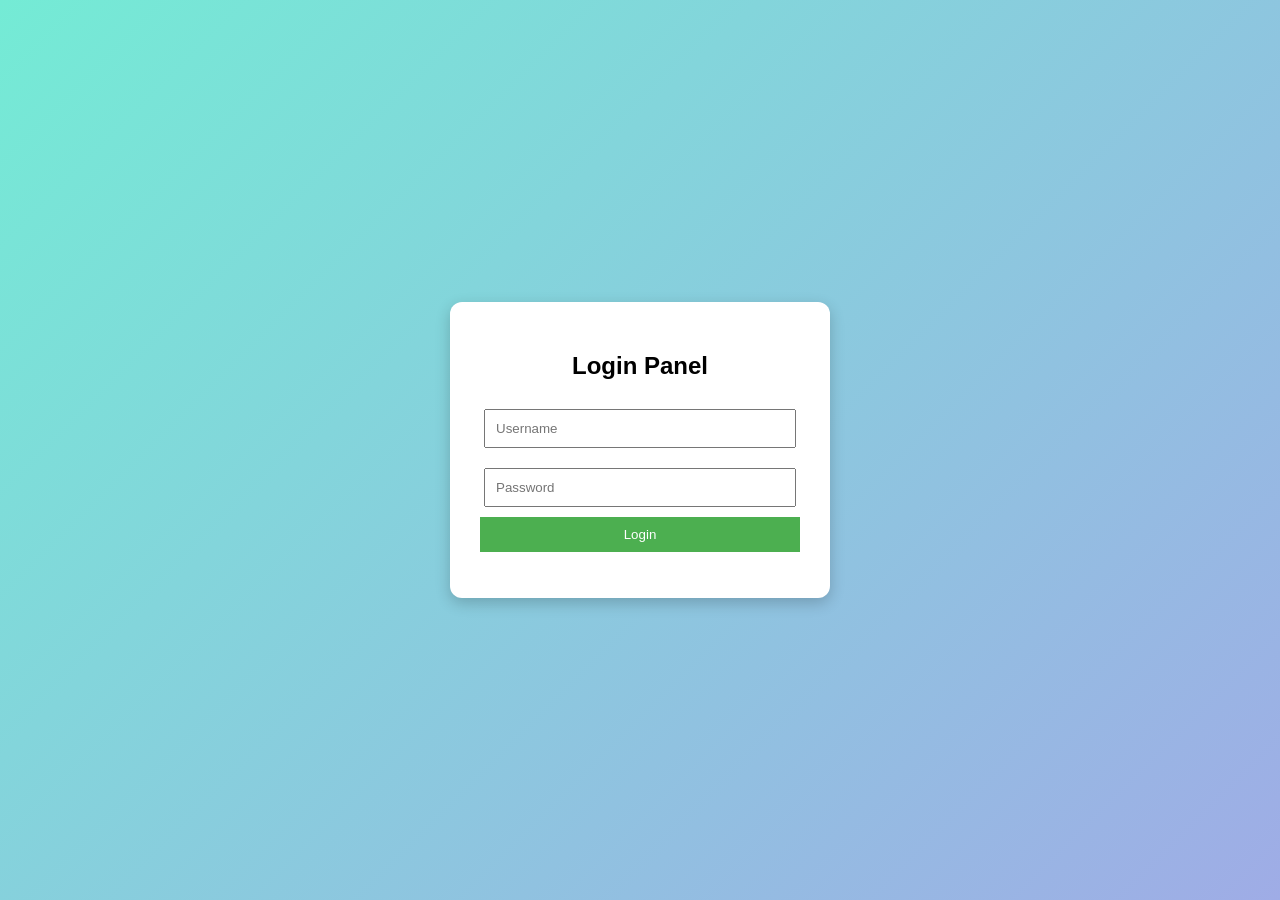
<file: index.html>
<!DOCTYPE html>
<html lang="en">
<head>
<title>Login Page</title>
<a href="my web.html"></a>

<style>
body{
    margin:0;
    font-family:Arial,sans-serif;
    background:linear-gradient(135deg,#74ebd5,#9face6);
    display:flex;
    justify-content:center;
    align-items:center;
    height:100vh;
}

.container{
    background:white;
    padding:30px;
    border-radius:12px;
    box-shadow:0 5px 15px rgba(0,0,0,0.2);
    width:320px;
    text-align:center;
}

input{
    width:90%;
    padding:10px;
    margin:10px 0;
}

button{
    width:100%;
    padding:10px;
    background:#4CAF50;
    color:white;
    border:none;
    cursor:pointer;
}

.error{
    color:red;
}
</style>
</head>
<body>

<div class="container">
    <h2>Login Panel</h2>
    <input type="text" id="username" placeholder="Username">
    <input type="password" id="password" placeholder="Password">
    <button onclick="login()">Login</button>
    <p class="error" id="errorMsg"></p>
</div>

<script>
function login(){
    let username = document.getElementById("username").value;
    let password = document.getElementById("password").value;

    if(username==="piyush" && password==="123"){
        window.location.href="home.html";
    } else {
        document.getElementById("errorMsg").innerText="Wrong details";
    }
}
</script>

</body>
</html>
</file>
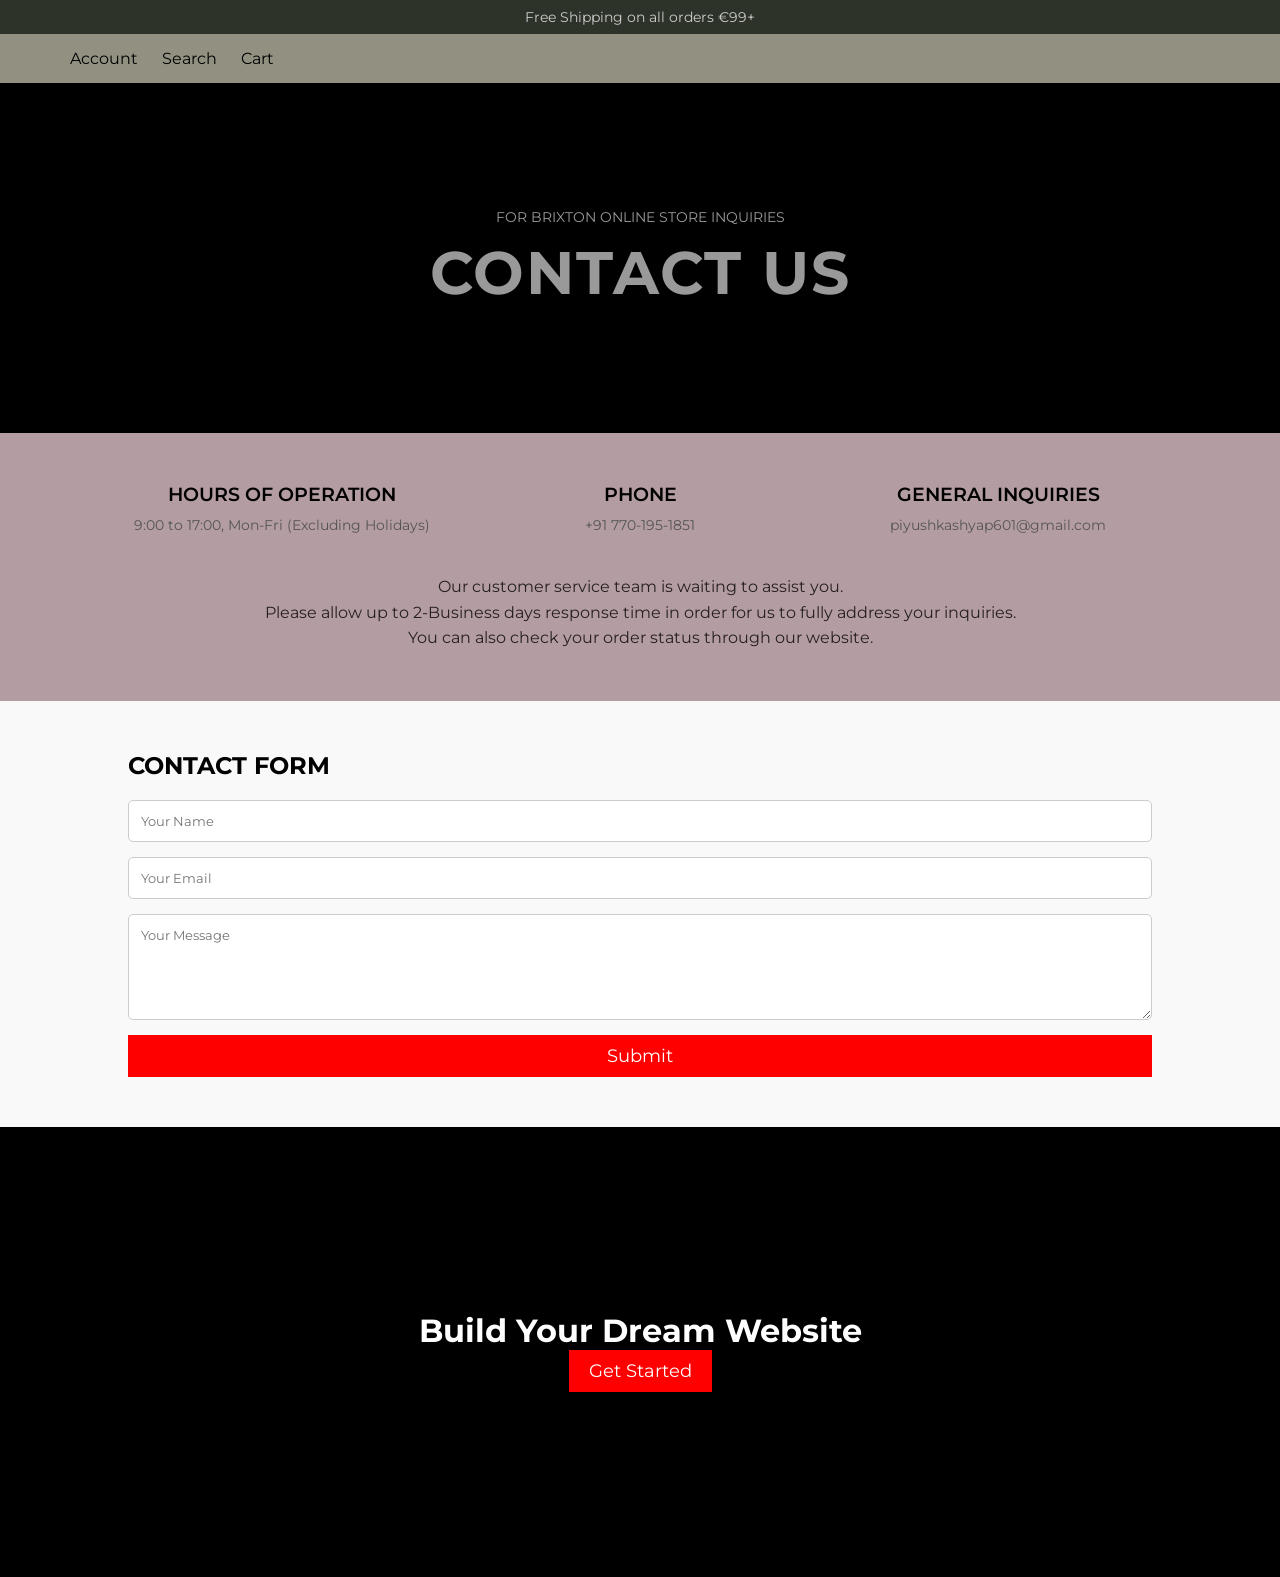
<file: Contact.html>
<!DOCTYPE html>
<html lang="en">
<head>
<meta charset="UTF-8">
<meta name="viewport" content="width=device-width, initial-scale=1.0">
<title>Contact Us</title>

<link href="https://fonts.googleapis.com/css2?family=Montserrat:wght@300;400;600;700&display=swap" rel="stylesheet">

<style>
*{
    margin:0;
    padding:0;
    box-sizing:border-box;
    font-family: 'Montserrat', sans-serif;
}

body{
    background-color: black;
}

.top-bar{
    background:#2d3329;
    color: #ccc;
    text-align:center;
    padding:8px;
    font-size:14px;
}


.navbar{
    display:flex;
    justify-content:space-between;
    align-items:center;
    padding:15px 50px;
    background-color: rgb(146, 144, 128);
    box-shadow:0 2px 5px rgba(0,0,0,0.05);
}

.nav-links a{
    margin:0 15px;
    text-decoration:none;
    color:#333;
    font-weight:500;
}

.nav-icons span{
    margin-left:20px;
    cursor:pointer;
}


.hero{
    height:350px;
    background:url('C:\Users\hp\Downloads\contact us bannerFashion Email Header.jpg') center/cover no-repeat;
    display:flex;
    align-items:center;
    justify-content:center;
    position:relative;
    color:white;
}

.hero::after{
    content:"";
    position:absolute;
    width:100%;
    height:100%;
    background:rgba(0,0,0,0.4);
    top:0;
    left:0;
}

.hero-content{
    position:relative;
    text-align:center;
}

.hero-content h1{
    font-size:60px;
    letter-spacing:2px;
}

.hero-content p{
    font-size:14px;
    margin-bottom:10px;
}


.info-section{
    background:rgb(179, 156, 162);
    padding:50px 10%;
    text-align:center;
}

.info-box{
    display:flex;
    justify-content:space-between;
    margin-bottom:40px;
}

.info-item{
    width:30%;
}

.info-item h3{
    margin-bottom:10px;
    font-weight:600;
}

.info-item p{
    font-size:14px;
    color:#555;
}

.description{
    max-width:800px;
    margin:auto;
    color:#262020;
    line-height:1.6;
}


.contact-form{
    background:#f9f9f9;
    padding:50px 10%;
}

.contact-form h2{
    margin-bottom:20px;
}

form{
    display:flex;
    flex-direction:column;
}

input, textarea{
    padding:12px;
    margin-bottom:15px;
    border:1px solid #ccc;
    border-radius:5px;
}

button{
    padding:12px;
    background:#5f6264;
    color:rgb(196, 186, 186);
    border:none;
    cursor:pointer;
    transition:0.3s;
}

button:hover{
    background:#505b5e;
}


@media(max-width:768px){
    .info-box{
        flex-direction:column;
    }
    .info-item{
        width:100%;
        margin-bottom:20px;
    }
    .hero-content h1{
        font-size:40px;
    }
}
</style>
</head>

<body>

<div class="top-bar">
    Free Shipping on all orders €99+
</div>

<div class="navbar">
    
    <div class="nav-icons">
        <span>Account</span>
        <span>Search</span>
        <span>Cart</span>
    </div>
</div>

<section class="hero">
    <div class="hero-content">
        <p>FOR BRIXTON ONLINE STORE INQUIRIES</p>
        <h1>CONTACT US</h1>
    </div>
</section>

<section class="info-section">
    <div class="info-box">
        <div class="info-item">
            <h3>HOURS OF OPERATION</h3>
            <p>9:00 to 17:00, Mon-Fri (Excluding Holidays)</p>
        </div>

        <div class="info-item">
            <h3>PHONE</h3>
            <p>+91 770-195-1851</p>
        </div>

        <div class="info-item">
            <h3>GENERAL INQUIRIES</h3>
            <p>piyushkashyap601@gmail.com</p>
        </div>
    </div>

    <div class="description">
        <p>Our customer service team is waiting to assist you.</p>
        <p>Please allow up to 2-Business days response time in order for us to fully address your inquiries.</p>
        <p>You can also check your order status through our website.</p>
    </div>
</section>

<section class="contact-form">
    <h2>CONTACT FORM</h2>
    <form>
        <input type="text" placeholder="Your Name" required>
        <input type="email" placeholder="Your Email" required>
        <textarea rows="5" placeholder="Your Message" required></textarea>
        <button type="submit">Submit</button>
    </form>
</section>

</body>
</html>



<style>
.banner{
    background-image: url('C:\Users\hp\Downloads\strip.jpg');
    height: 450px;
    background-size: cover;
    background-position: center;
    position: relative;
    display:flex;
    justify-content:center;
    align-items:center;
    color:white;
    text-align:center;
}

.banner::before{
    content:"";
    position:absolute;
    top:0;
    left:0;
    width:100%;
    height:100%;
    background:rgba(0,0,0,0.5);
}

.content{
    position:relative;
    z-index:1;
}







.banner{
    background-image: url('C:\Users\hp\Downloads\strip.jpg');
    height: 450px;
    background-size: cover;
    background-position: center;
    position: relative;
    display:flex;
    justify-content:center;
    align-items:center;
    color:white;
    text-align:center;
}

.banner::before{
    content:"";
    position:absolute;
    top:0;
    left:0;
    width:100%;
    height:100%;
    background:rgba(0,0,0,0.5);
}

.content{
    position:relative;
    z-index:1;
}

button{
    padding:10px 20px;
    border:none;
    background:red;
    color:white;
    font-size:18px;
    cursor:pointer;
}
</style>
</head>
<body>

<div class="banner">
    <div class="content">
        <h1>Build Your Dream Website</h1>
        <button>Get Started</button>
    </div>
</div>

</body>
</html>

</body>
</html>
</file>
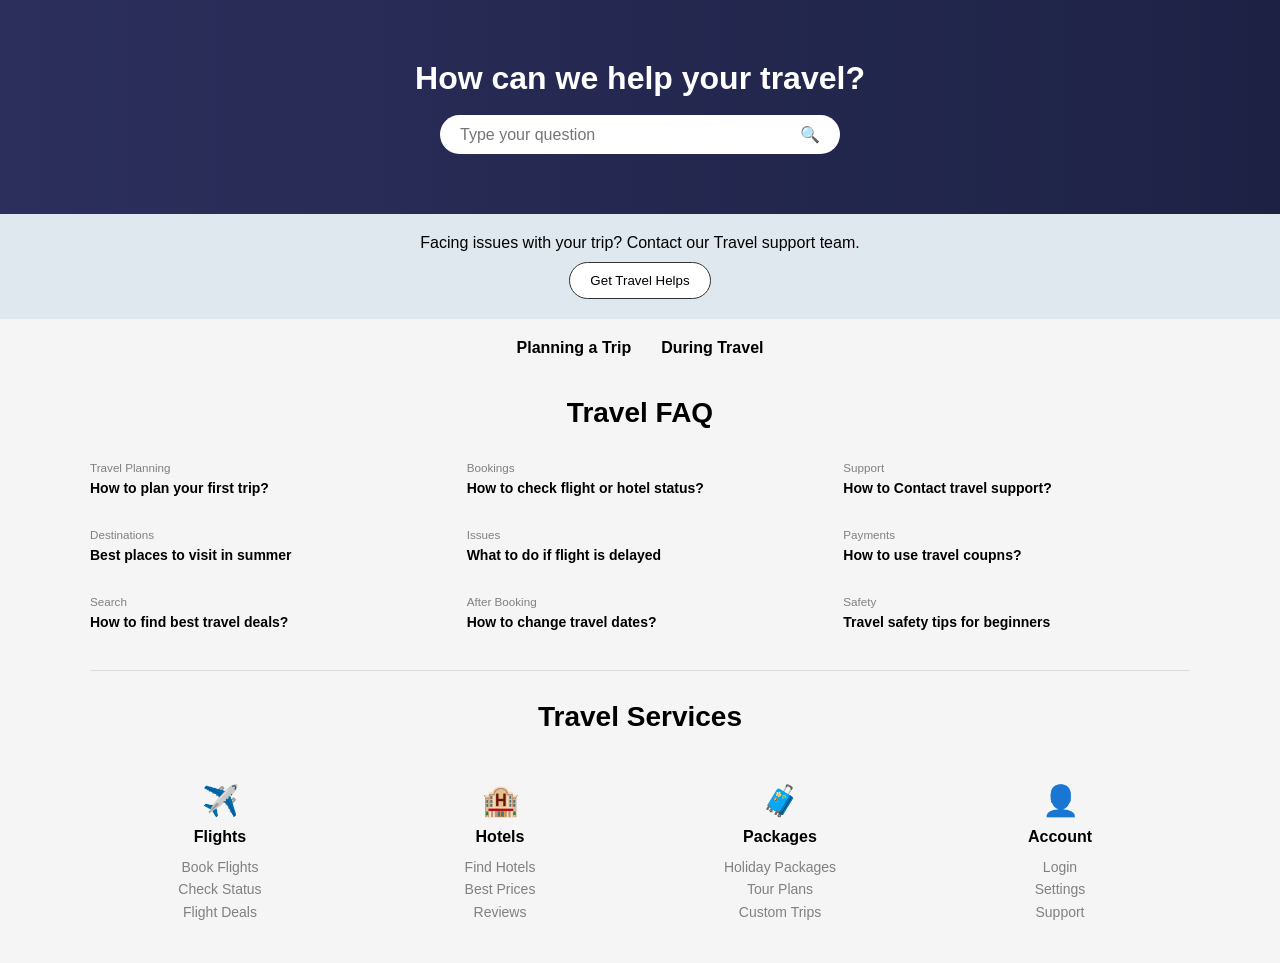
<file: Faq.html>
<!DOCTYPE html>
<html lang="en">
<head>
  <meta charset="UTF-8">
  <title>Help Center</title>
  </head>
  <body>
  <div class="rahul">
    <h1>How can we help your travel?</h1><br>
    <div class="search-box">
      <input type="text" placeholder="Type your question">
      🔍
    </div>
  </div>


  <div class="help-bar">
    <p>Facing issues with your trip? Contact our Travel support team.</p>
    <button>Get Travel Helps</button>
  </div>

  <!-- TABS -->
  <div class="tabs">
    <div>Planning a Trip</div>
    <div>During Travel</div>
  </div>

  <!-- FEATURED ARTICLES -->
  <div class="section">
    <h2>Travel FAQ</h2>

    <div class="articles">

      <div class="article">
        <small>Travel Planning</small>
        <h4>How to plan your first trip?</h4>
      </div>

      <div class="article">
        <small>Bookings</small>
        <h4>How to check flight or hotel status?</h4>
      </div>

      <div class="article">
        <small>Support</small>
        <h4>How to Contact travel support?</h4>
      </div>

      <div class="article">
        <small>Destinations</small>
        <h4>Best places to visit in summer</h4>
      </div>

      <div class="article">
        <small>Issues</small>
        <h4>What to do if flight is delayed</h4>
      </div>

      <div class="article">
        <small>Payments</small>
        <h4>How to use travel coupns?</h4>
      </div>

      <div class="article">
        <small>Search</small>
        <h4>How to find best travel deals?</h4>
      </div>

      <div class="article">
        <small>After Booking</small>
        <h4>How to change travel dates?</h4>
      </div>

      <div class="article">
        <small>Safety</small>
        <h4>Travel safety tips for beginners</h4>
      </div>

    </div>

    <div class="shop">
      <h2>Travel Services</h2>

      <div class="shop-grid">

        <div class="shop-item">
          <div class="icon">✈️</div>
          <h4>Flights</h4>
          <p>Book Flights <br>Check Status<br>Flight Deals</p>
        </div>

        <div class="shop-item">
          <div class="icon">🏨</div>
          <h4>Hotels</h4>
          <p>Find Hotels<br>Best Prices<br>Reviews</p>
        </div>

        <div class="shop-item">
          <div class="icon">🧳</div>
          <h4>Packages</h4>
          <p>Holiday Packages<br>Tour Plans<br>Custom Trips</p>
        </div>

        <div class="shop-item">
          <div class="icon">👤</div>
          <h4>Account</h4>
          <p>Login<br>Settings<br>Support</p>
        </div>

      </div>
    </div>

  </div>

</body>
</html>
  <style>
    * {
      margin: 0;
      padding: 0;
      box-sizing: border-box;
      font-family: Arial, sans-serif;
    }

    body {
      background: #f5f5f5;
    }

    .rahul {
      position: absolute;
      background: linear-gradient(to right, #2c2f5c, #1d2245);
      color: white;
      text-align: center;
      padding: 60px 20px;
      position: relative;
    }

    .search-box {
      background: white;
      border-radius: 30px;
      padding: 10px 20px;
      width: 400px;
      max-width: 90%;
      margin: auto;
      display: flex;
      align-items: center;
      justify-content: space-between;
    }

    .search-box input {
      border: none;
      outline: none;
      width: 100%;
      font-size: 16px;
    }

    .help-bar {
      background: #dfe7ef;
      text-align: center;
      padding: 20px;
    }

    .help-bar button {
      margin-top: 10px;
      padding: 10px 20px;
      border-radius: 20px;
      border: 1px solid #333;
      background: white;
      cursor: pointer;
    }

    /* TABS */
    .tabs {
      display: flex;
      justify-content: center;
      gap: 30px;
      margin: 20px 0;
      font-weight: bold;
    }

    /* FEATURED ARTICLES */
    .section {
      width: 90%;
      max-width: 1100px;
      margin: auto;
      padding: 20px 0;
    }

    .section h2 {
      text-align: center;
      margin-bottom: 30px;
      font-size: 28px;
    }

    .articles {
      display: grid;
      grid-template-columns: repeat(3, 1fr);
      gap: 30px;
    }

    .article {
      font-size: 14px;
    }

    .article small {
      color: gray;
    }

    .article h4 {
      margin-top: 5px;
      font-weight: 600;
      cursor: pointer;
    }

    /* SHOP SECTION */
    .shop {
      margin-top: 40px;
      border-top: 1px solid #ddd;
      padding-top: 30px;
    }

    .shop-grid {
      display: grid;
      grid-template-columns: repeat(4, 1fr);
      gap: 20px;
      text-align: center;
    }

    .shop-item {
      padding: 20px;
    }

    .icon {
      font-size: 30px;
      margin-bottom: 10px;
    }

    .shop-item h4 {
      margin-bottom: 10px;
    }

    .shop-item p {
      font-size: 14px;
      color: gray;
      line-height: 1.6;
    }

    /* RESPONSIVE */
    @media(max-width: 900px) {
      .articles {
        grid-template-columns: 1fr;
      }

      .shop-grid {
        grid-template-columns: 1fr 1fr;
      }
    }
  </style>
</file>
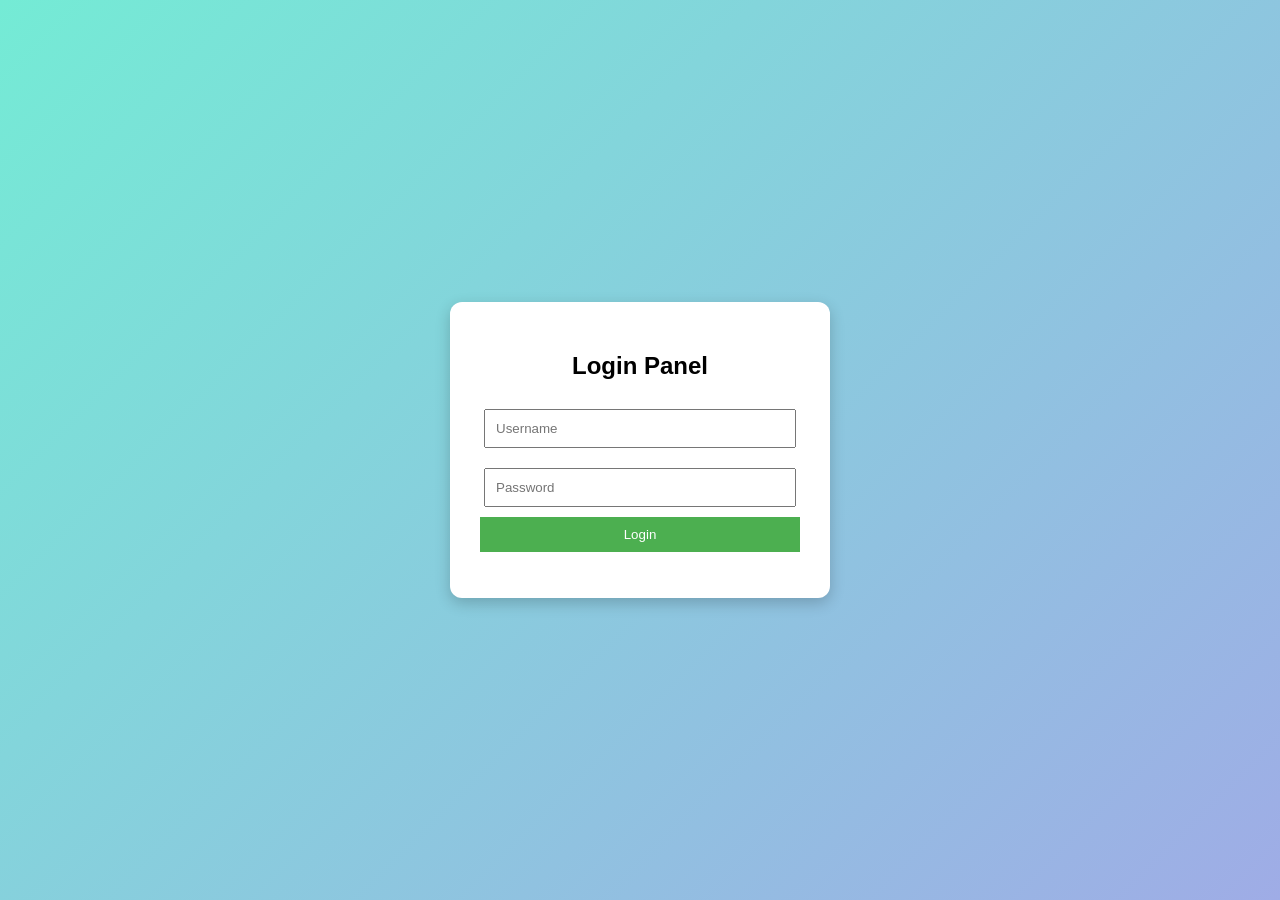
<file: login.html>
<!DOCTYPE html>
<html lang="en">
<head>
<title>Login Page</title>

<style>
body{
    margin:0;
    font-family:Arial,sans-serif;
    background:linear-gradient(135deg,#74ebd5,#9face6);
    display:flex;
    justify-content:center;
    align-items:center;
    height:100vh;
}

.container{
    background:white;
    padding:30px;
    border-radius:12px;
    box-shadow:0 5px 15px rgba(0,0,0,0.2);
    width:320px;
    text-align:center;
}

input{
    width:90%;
    padding:10px;
    margin:10px 0;
}

button{
    width:100%;
    padding:10px;
    background:#4CAF50;
    color:white;
    border:none;
    cursor:pointer;
}

.error{
    color:red;
}
</style>
</head>
<body>

<div class="container">
    <h2>Login Panel</h2>
    <input type="text" id="username" placeholder="Username">
    <input type="password" id="password" placeholder="Password">
    <button onclick="login()">Login</button>
    <p class="error" id="errorMsg"></p>
</div>

<script>
function login(){
    let username = document.getElementById("username").value;
    let password = document.getElementById("password").value;

    if(username==="admin" && password==="12345"){
        window.location.href="home.html";
    } else {
        document.getElementById("errorMsg").innerText="Wrong details";
    }
}
</script>

</body>
</html>
</file>
